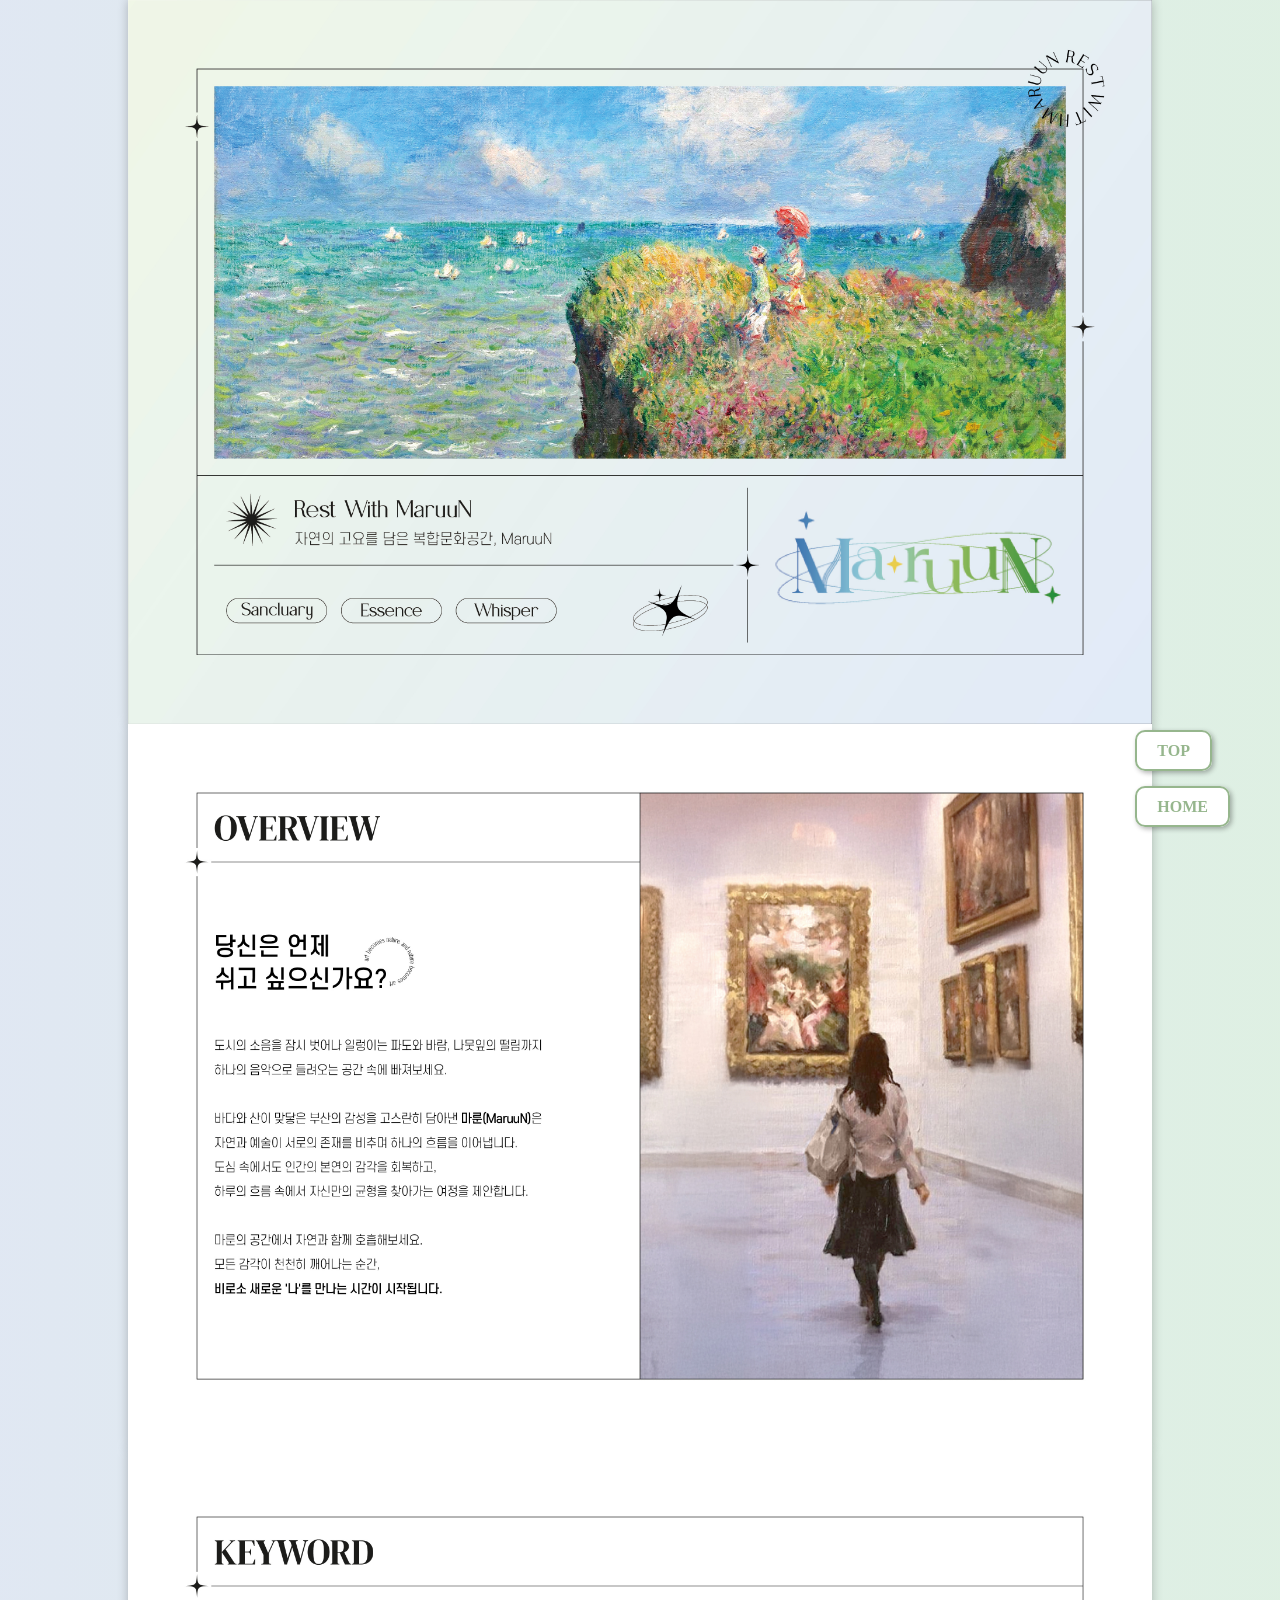
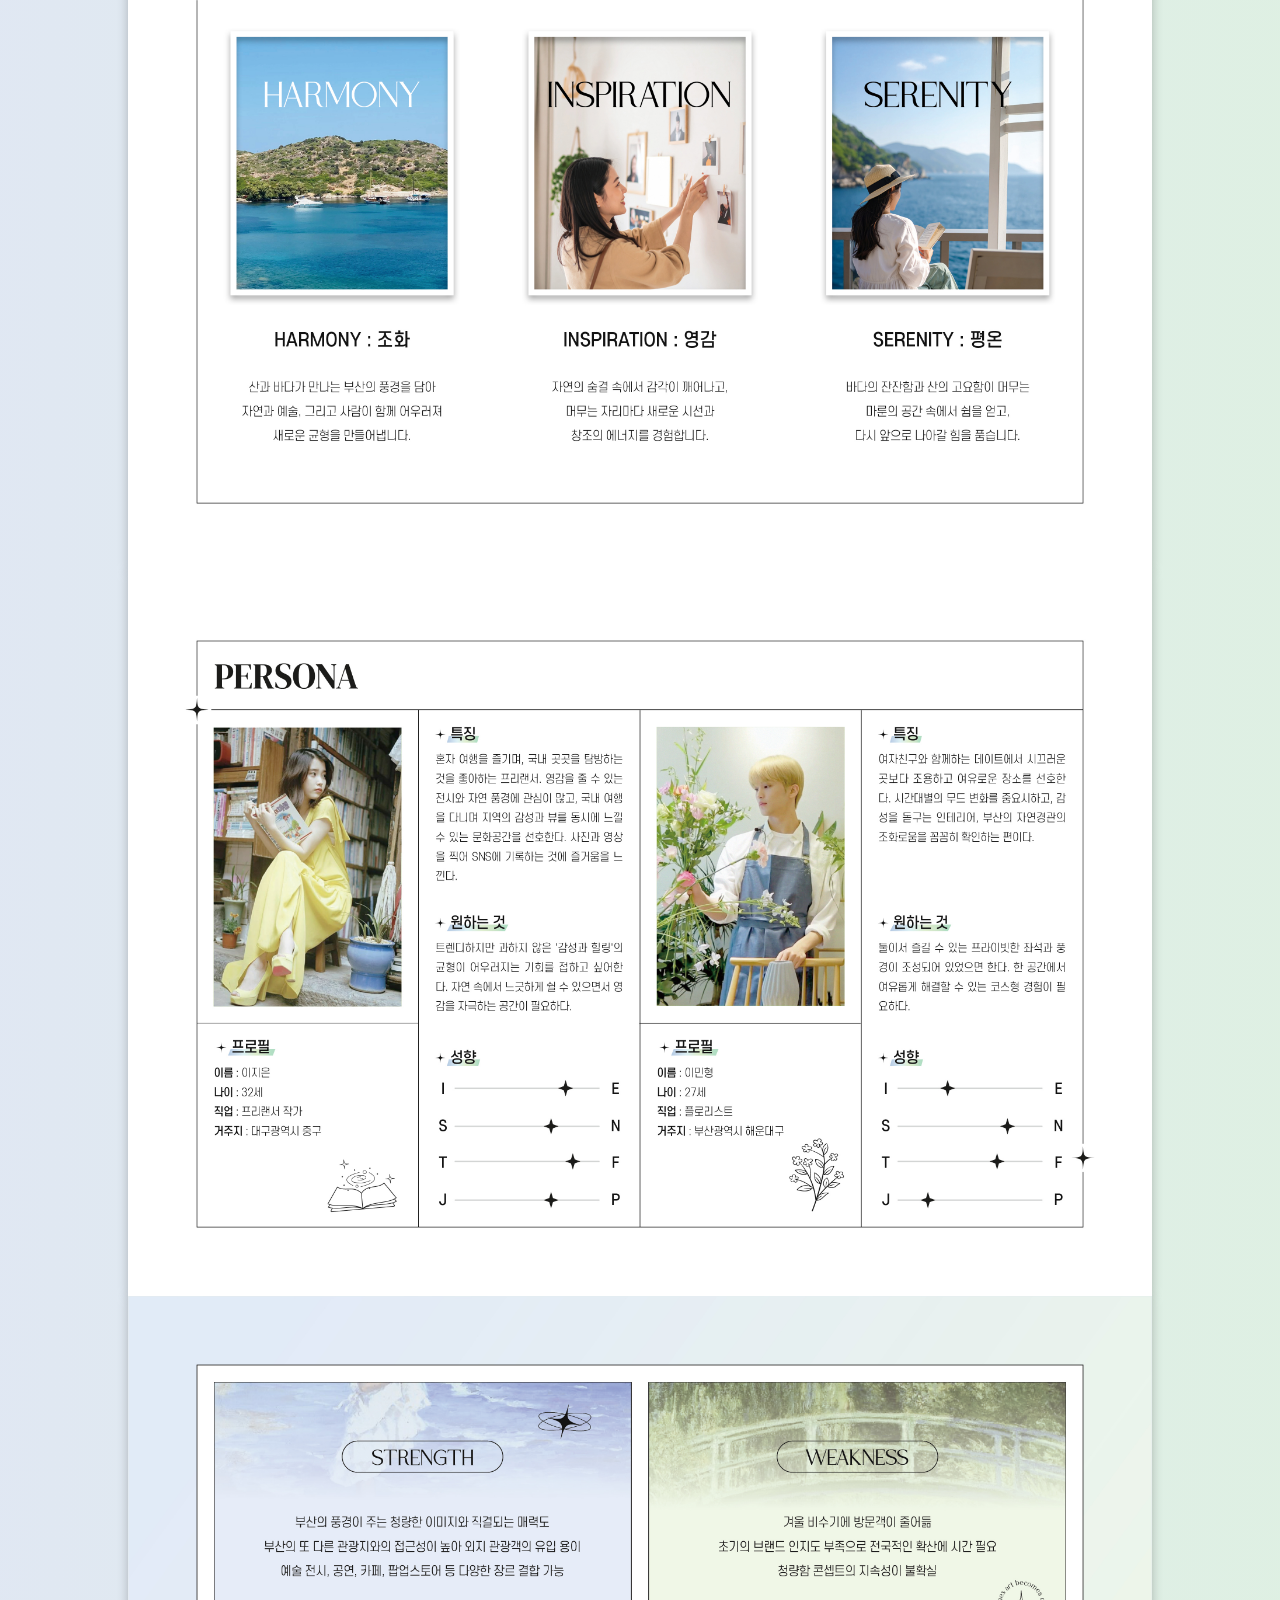
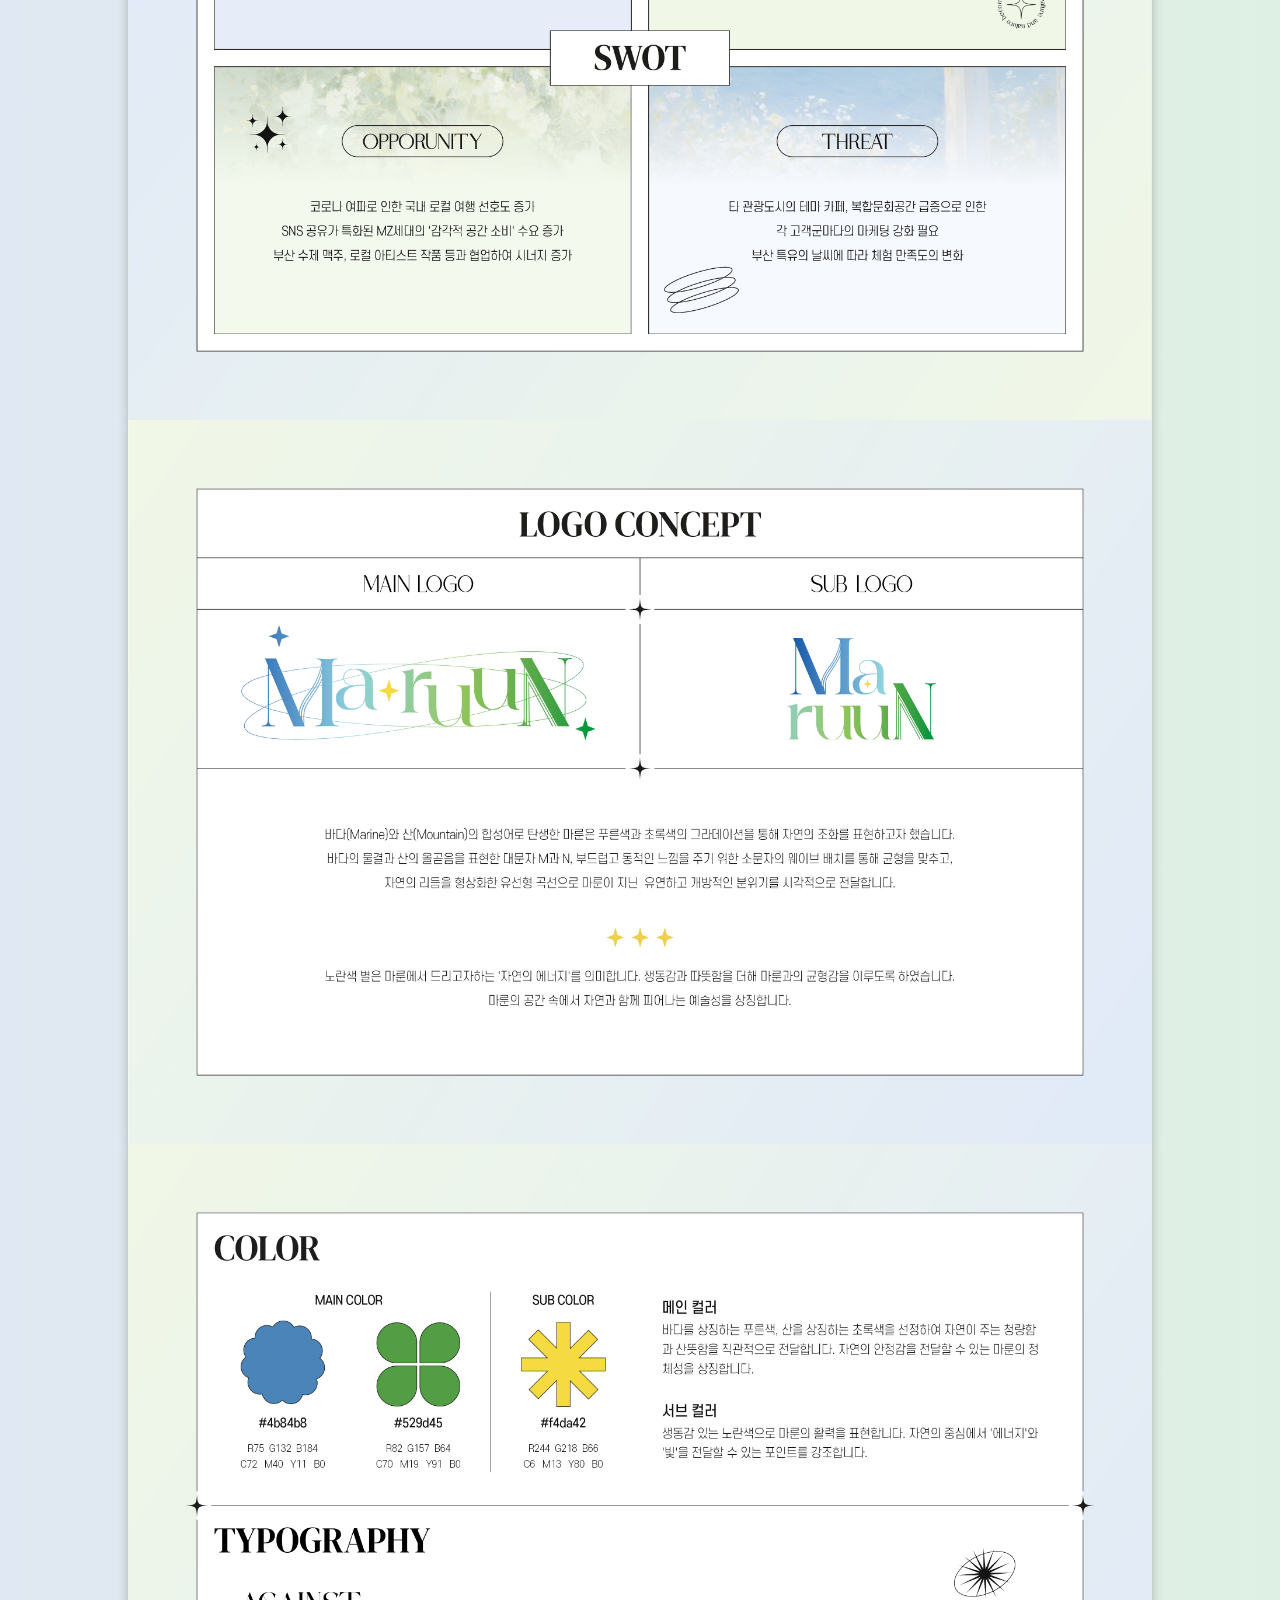
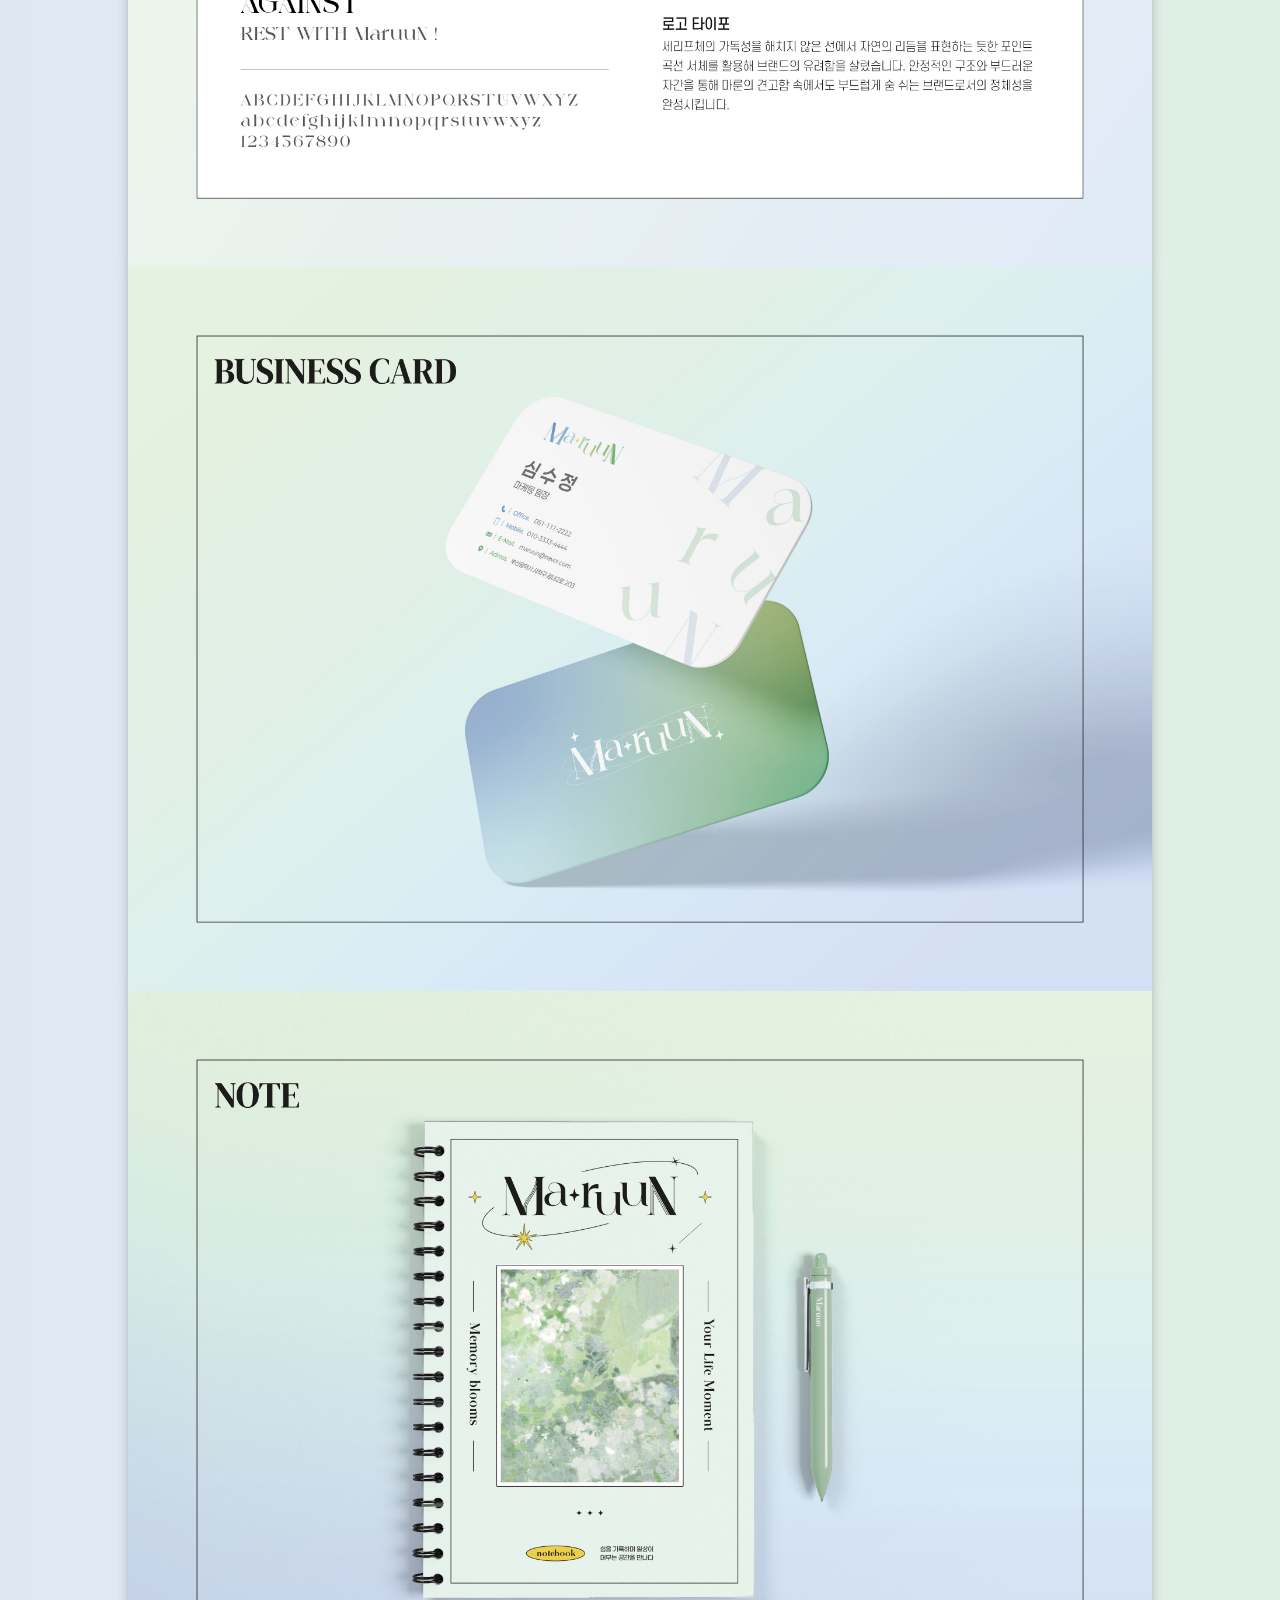
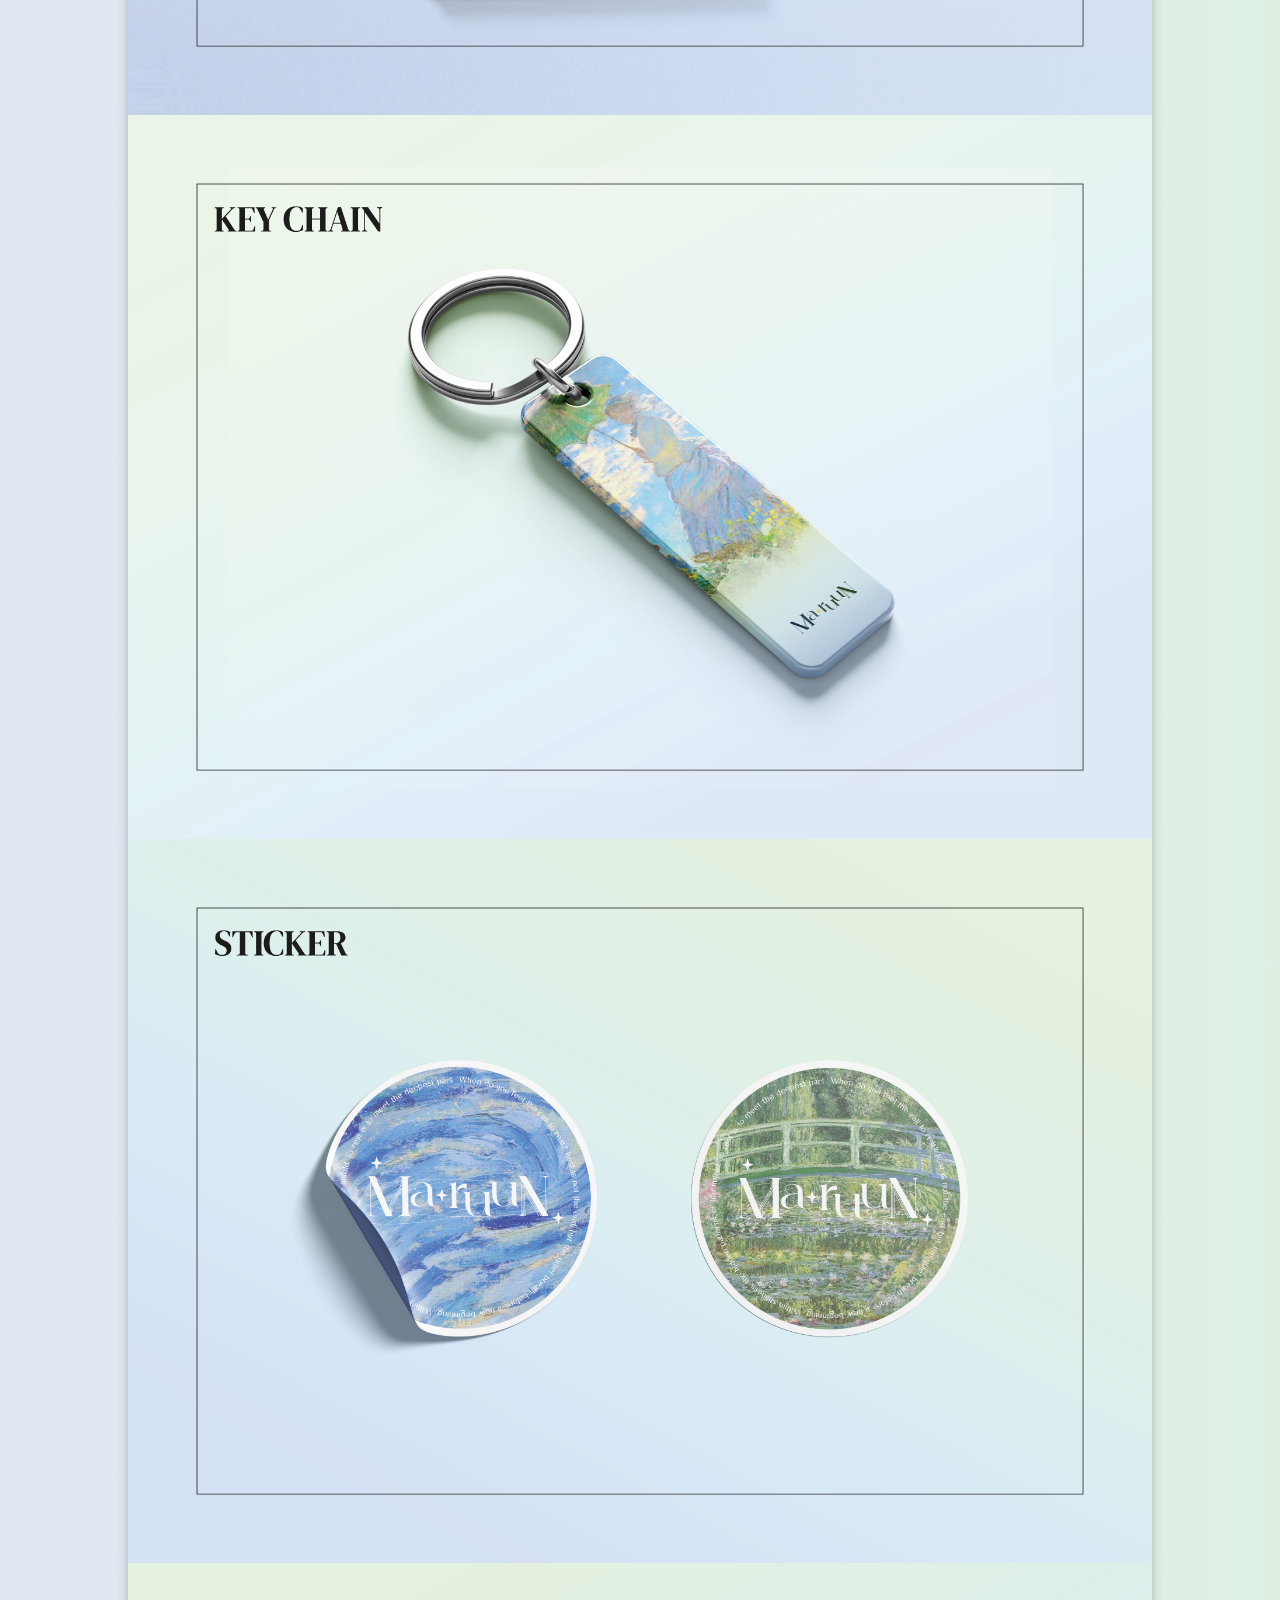
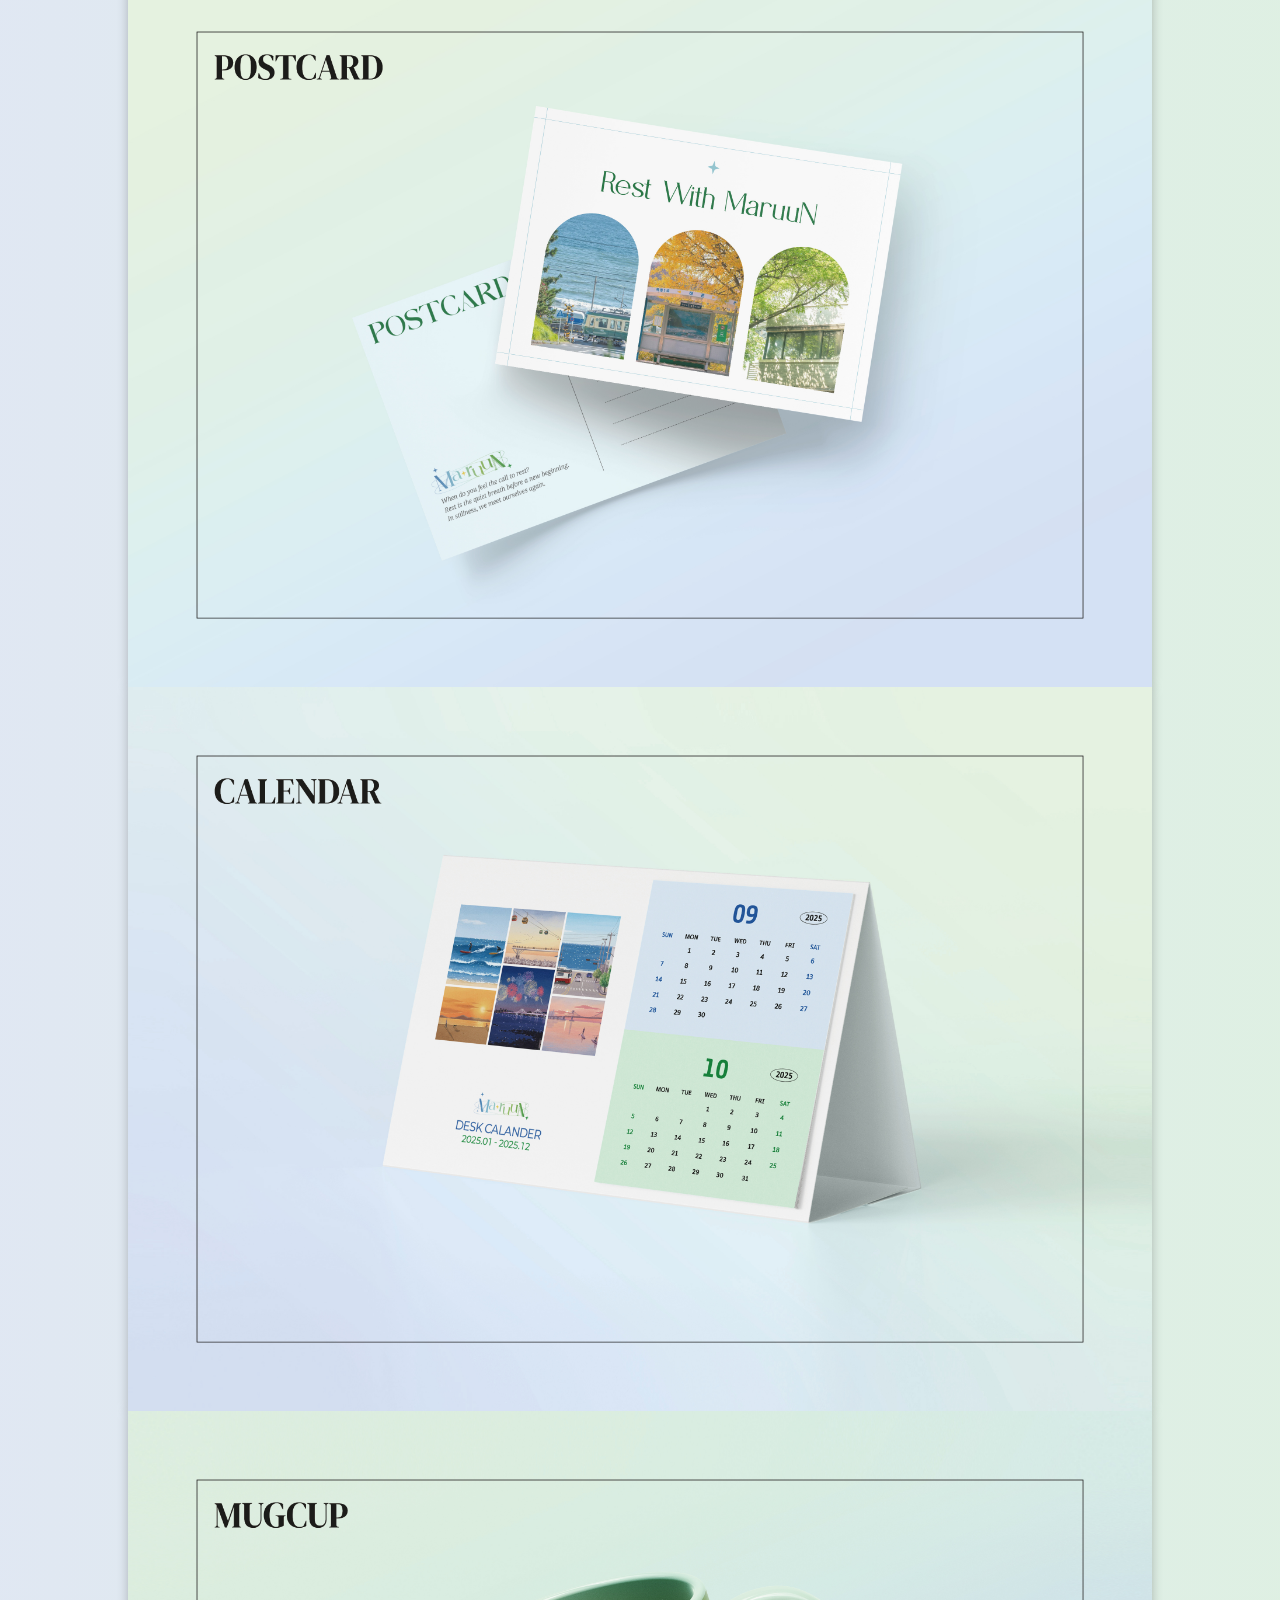
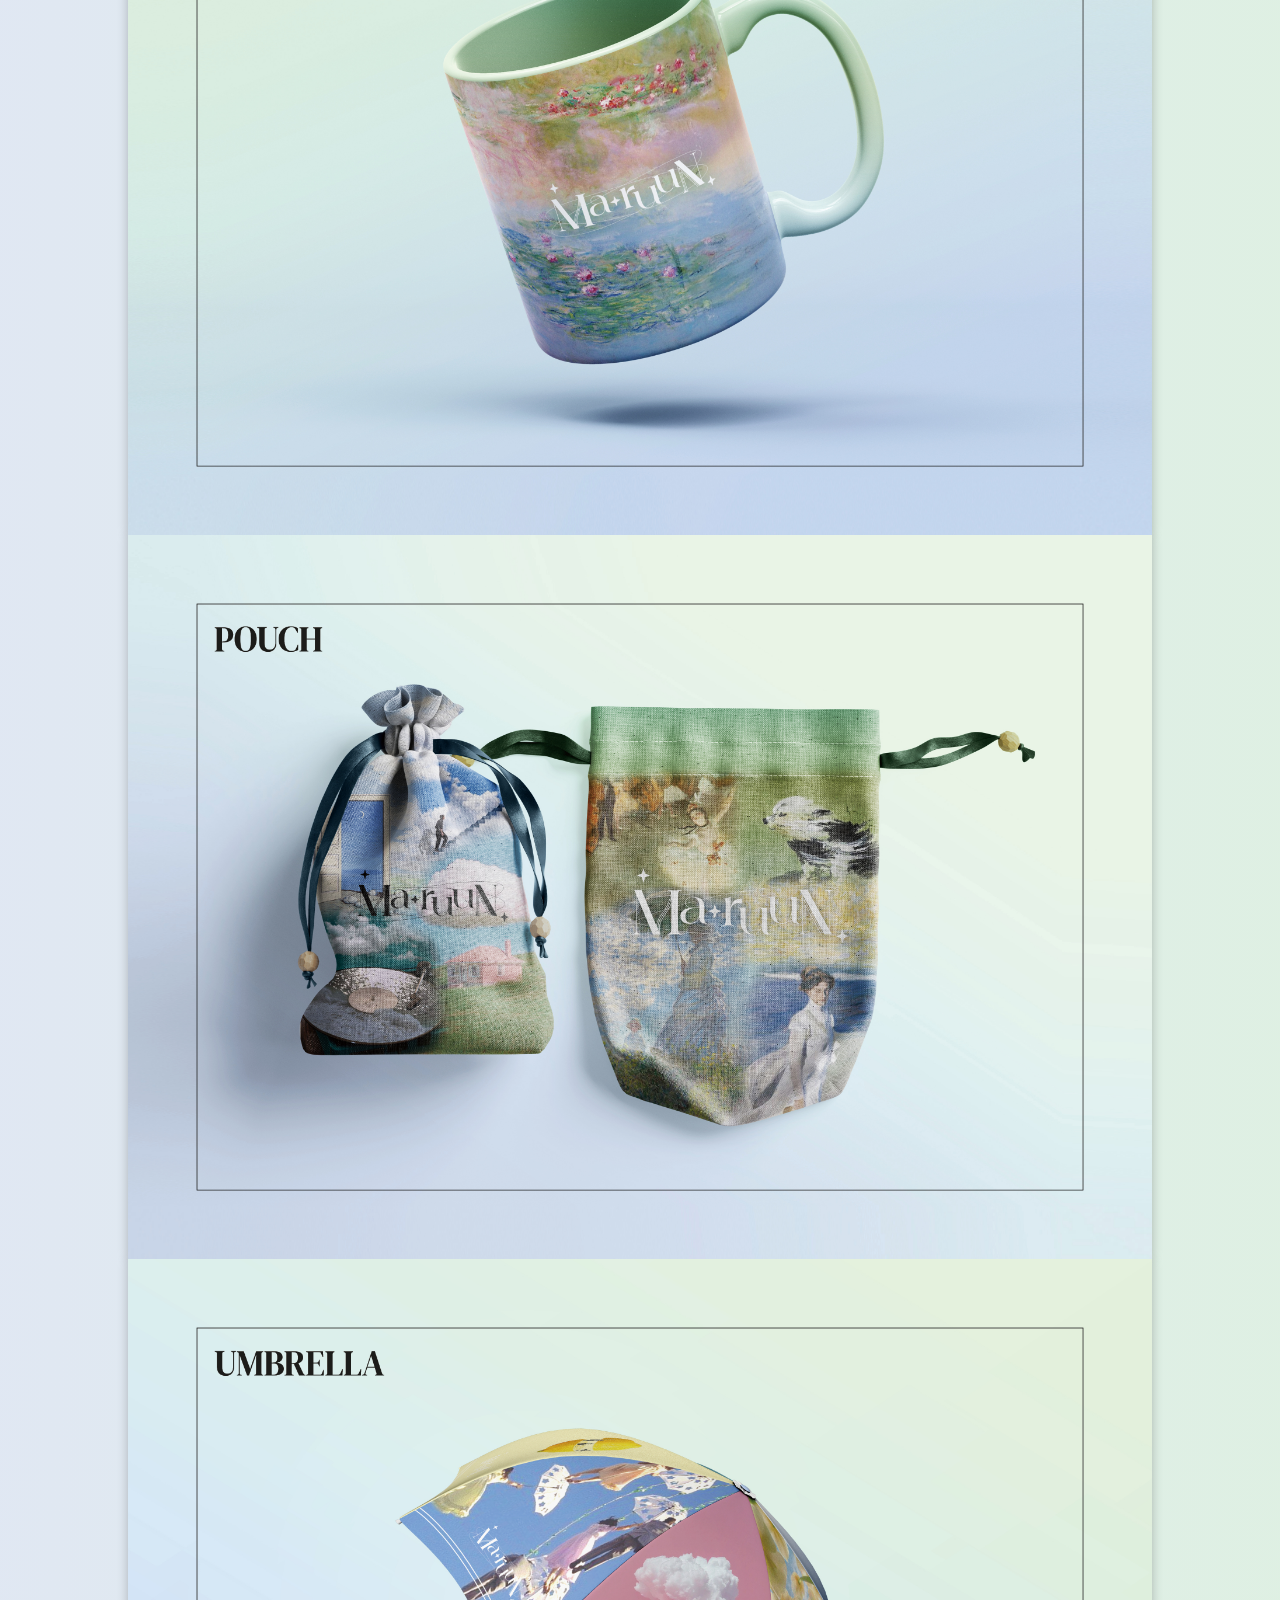
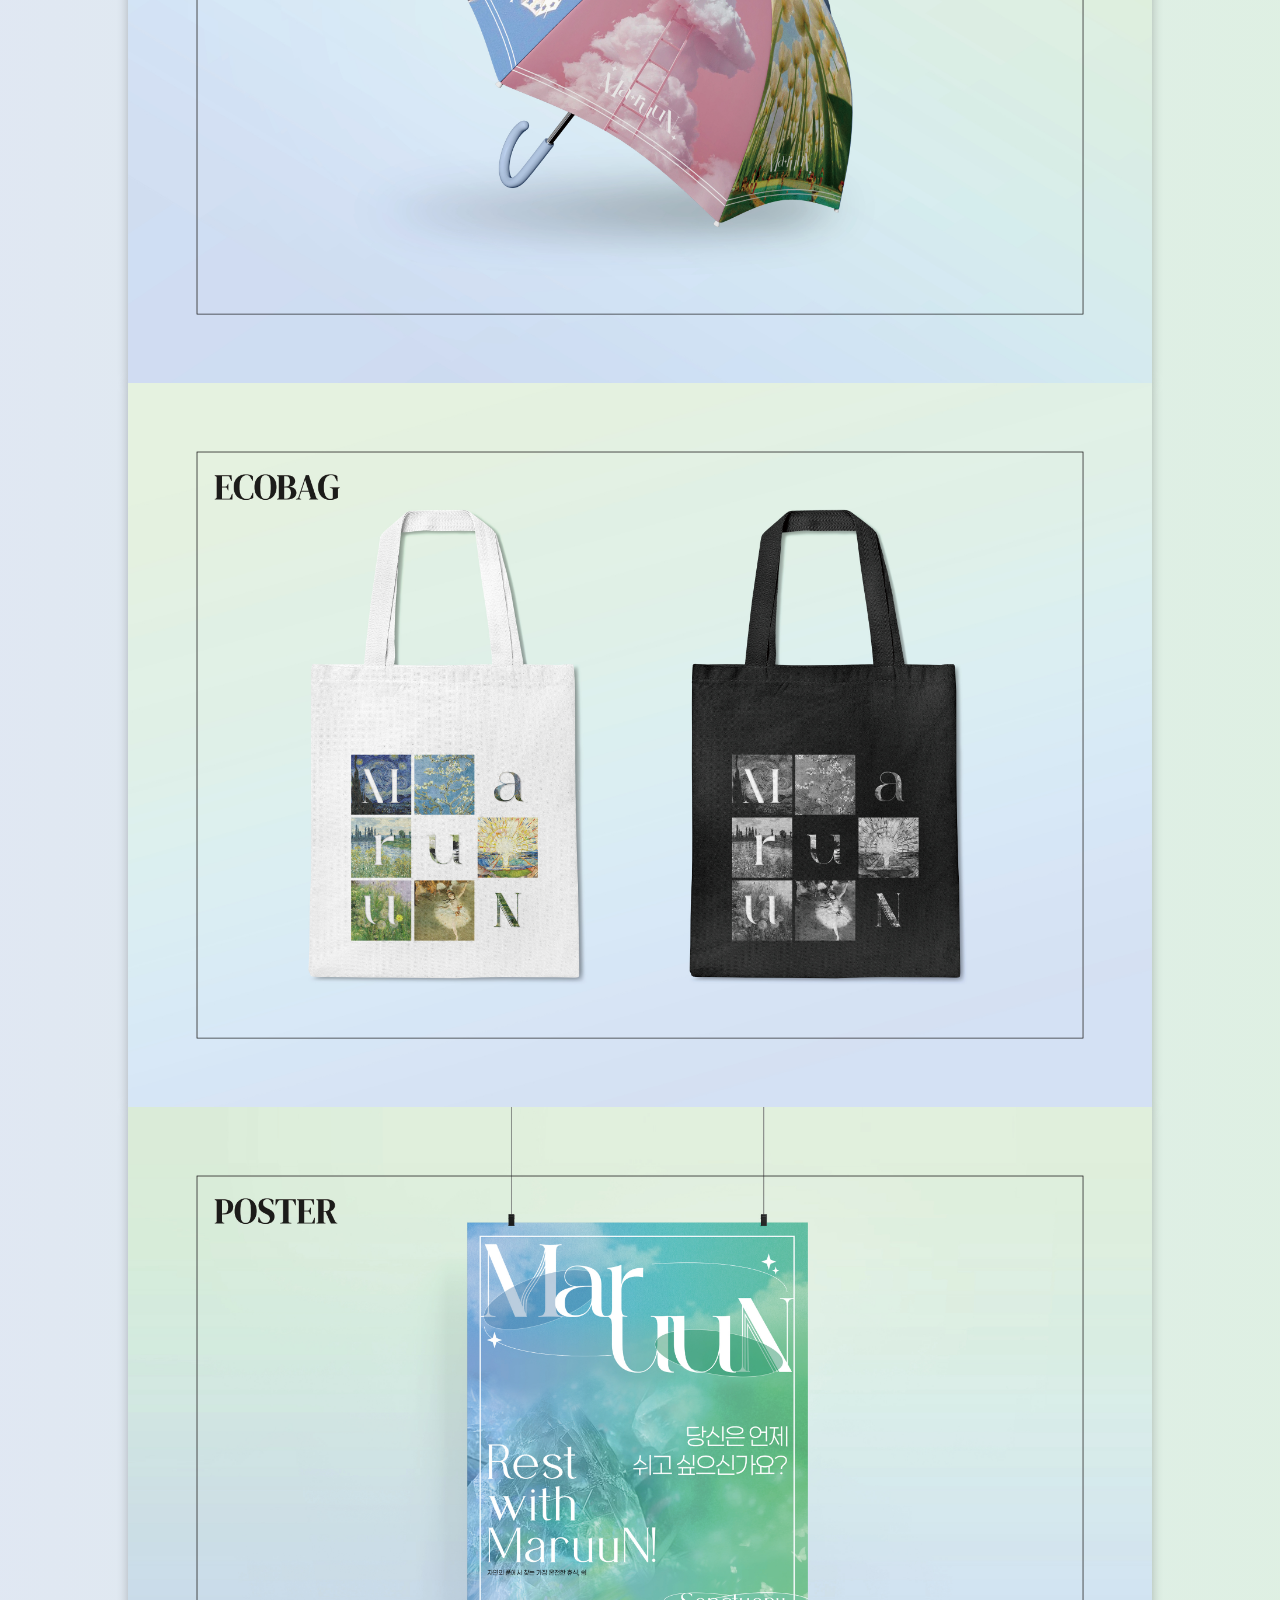
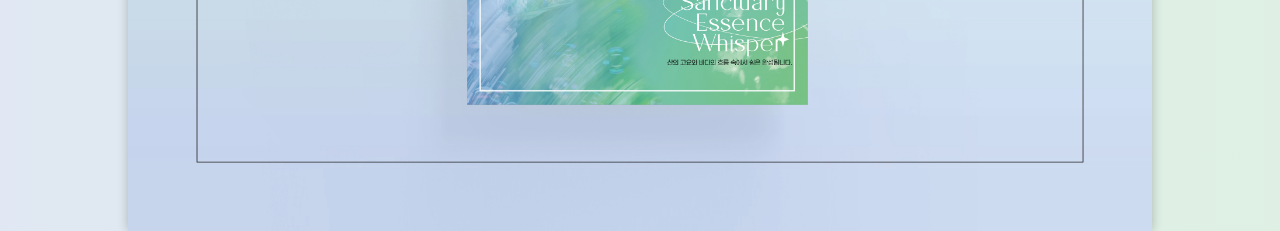
<file: guide/bibx.html>
<!DOCTYPE html>
<html lang="ko">
<head>
    <meta charset="UTF-8">
    <meta http-equiv="X-UA-Compatible" content="IE=edge">
    <meta name="viewport" content="width=device-width, initial-scale=1">
    <title>MaruuN BI / BX</title>
    <link href="https://webfontworld.github.io/pretendard/Pretendard.css" rel="stylesheet">
    <link rel="stylesheet" href="./guide.css">
    <link rel="icon" type="image/png" sizes="32x32" href="./guide_img/fabicon.png">

</head>
<body>
    <div class="brand1">
        <!-- bi 이미지 넣기(너비 1320px) -->
        <img src="./guide_img/BIBX.jpg" alt="main">
        <img src="./guide_img/BIBX2.jpg" alt="overview">
        <img src="./guide_img/BIBX3.jpg" alt="keyword">
        <img src="./guide_img/BIBX4.jpg" alt="persona">
        <img src="./guide_img/BIBX5.jpg" alt="swot">
        <img src="./guide_img/BIBX6.jpg" alt="logo">
        <img src="./guide_img/BIBX7.jpg" alt="colortypo">
        <img src="./guide_img/BIBX8.jpg" alt="mu1">
        <img src="./guide_img/BIBX9.jpg" alt="mu2">
        <img src="./guide_img/BIBX10.jpg" alt="mu3">
        <img src="./guide_img/BIBX11.jpg" alt="mu4">
        <img src="./guide_img/BIBX12.jpg" alt="mu5">
        <img src="./guide_img/BIBX13.jpg" alt="mu6">
        <img src="./guide_img/BIBX14.jpg" alt="mu7">
        <img src="./guide_img/BIBX15.jpg" alt="mu8">
        <img src="./guide_img/BIBX16.jpg" alt="mu9">
        <img src="./guide_img/BIBX17.jpg" alt="mu10">
        <img src="./guide_img/BIBX18.jpg" alt="mu11">

        <!-- 버튼 -->
         <ul class="btn">
        <li><a href="./web.html" class="button">TOP</a></li>
        <li><a href="../index.html#branding" class="button">HOME</a></li>
        </ul>
    </div>
</body>
</html>
</file>
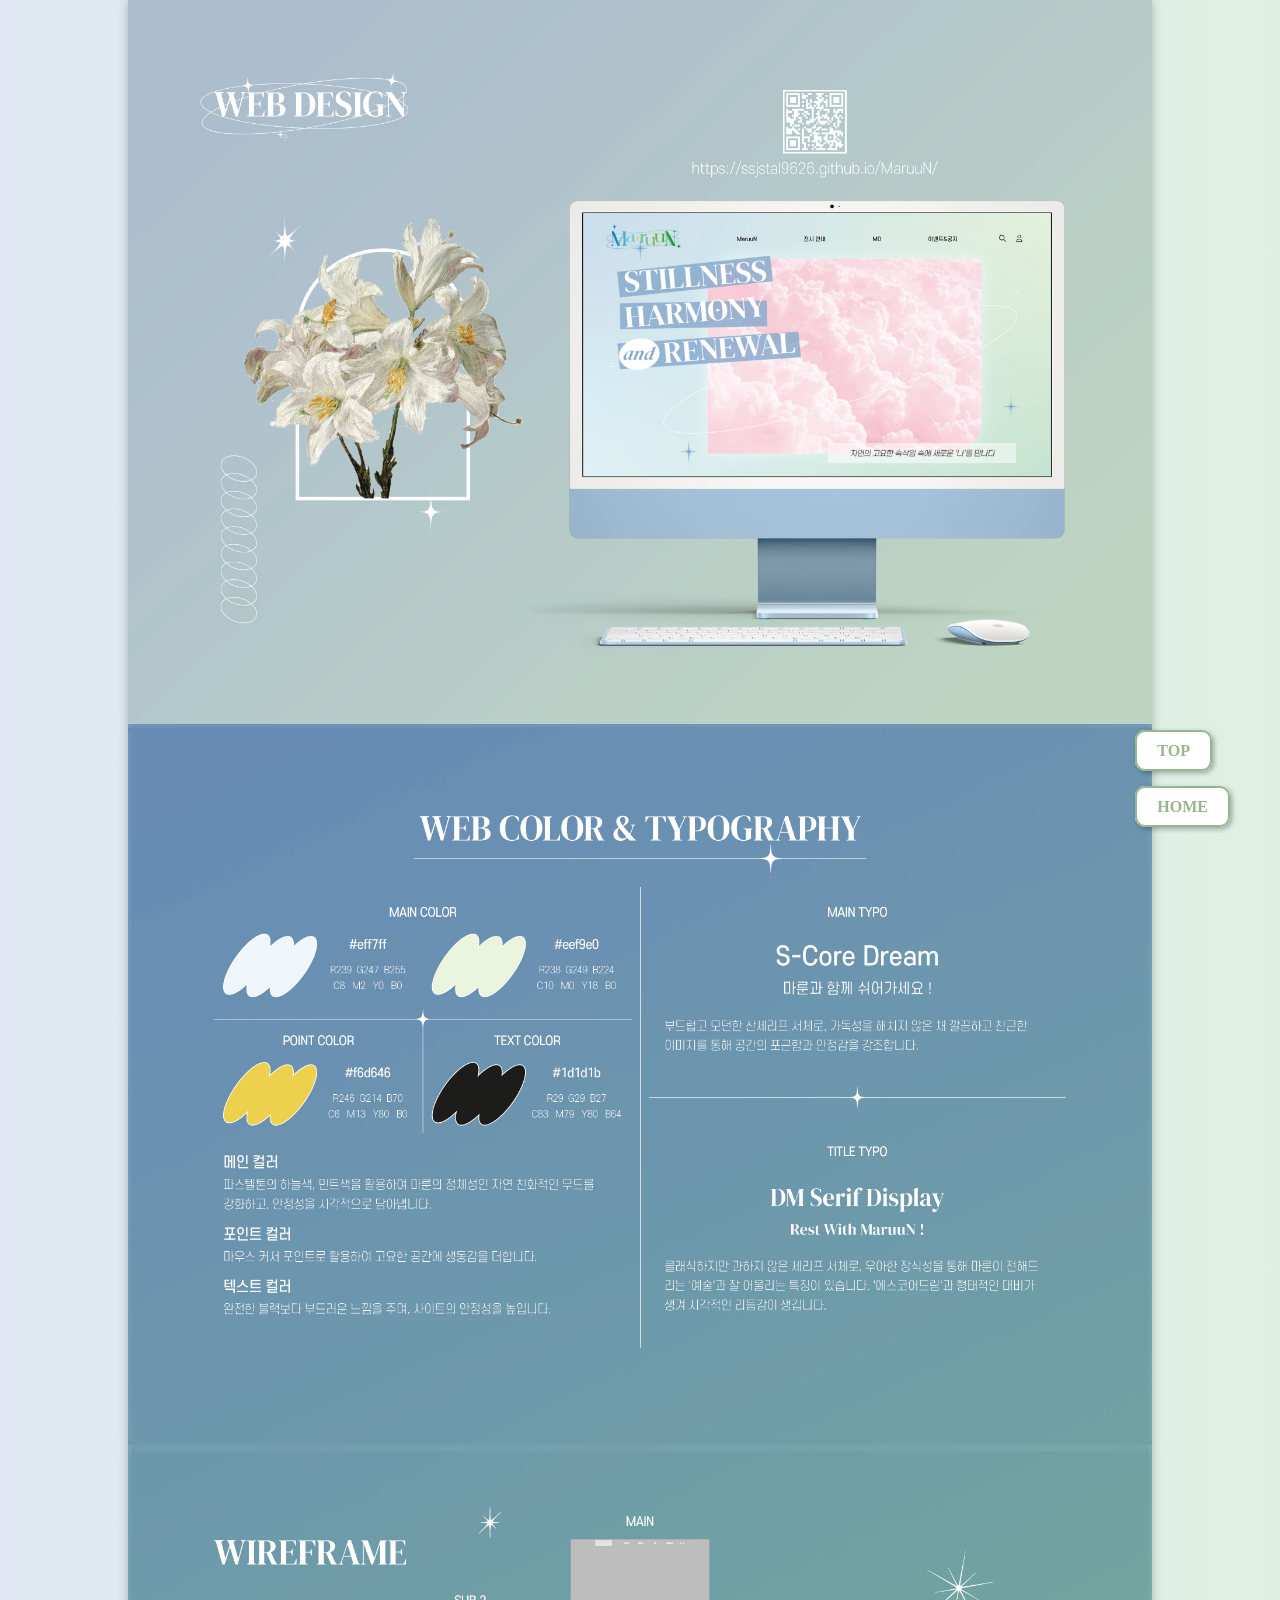
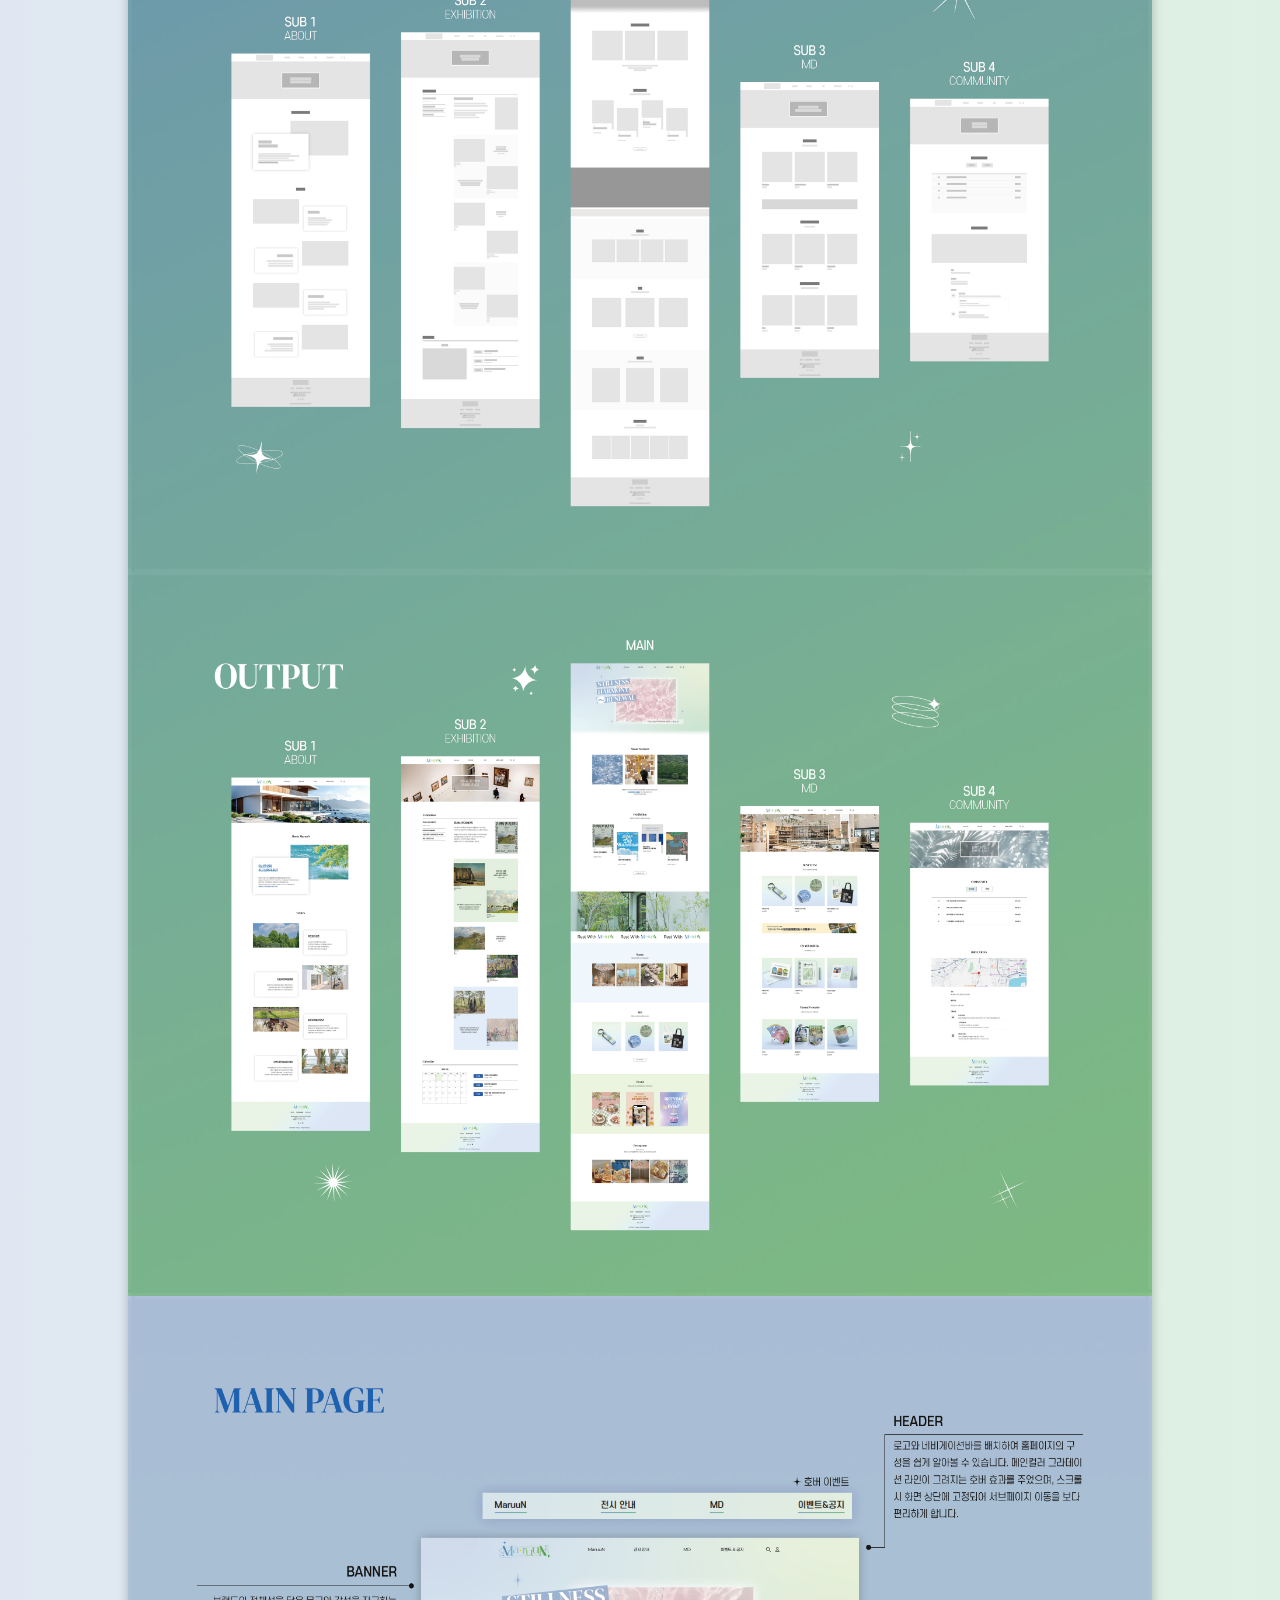
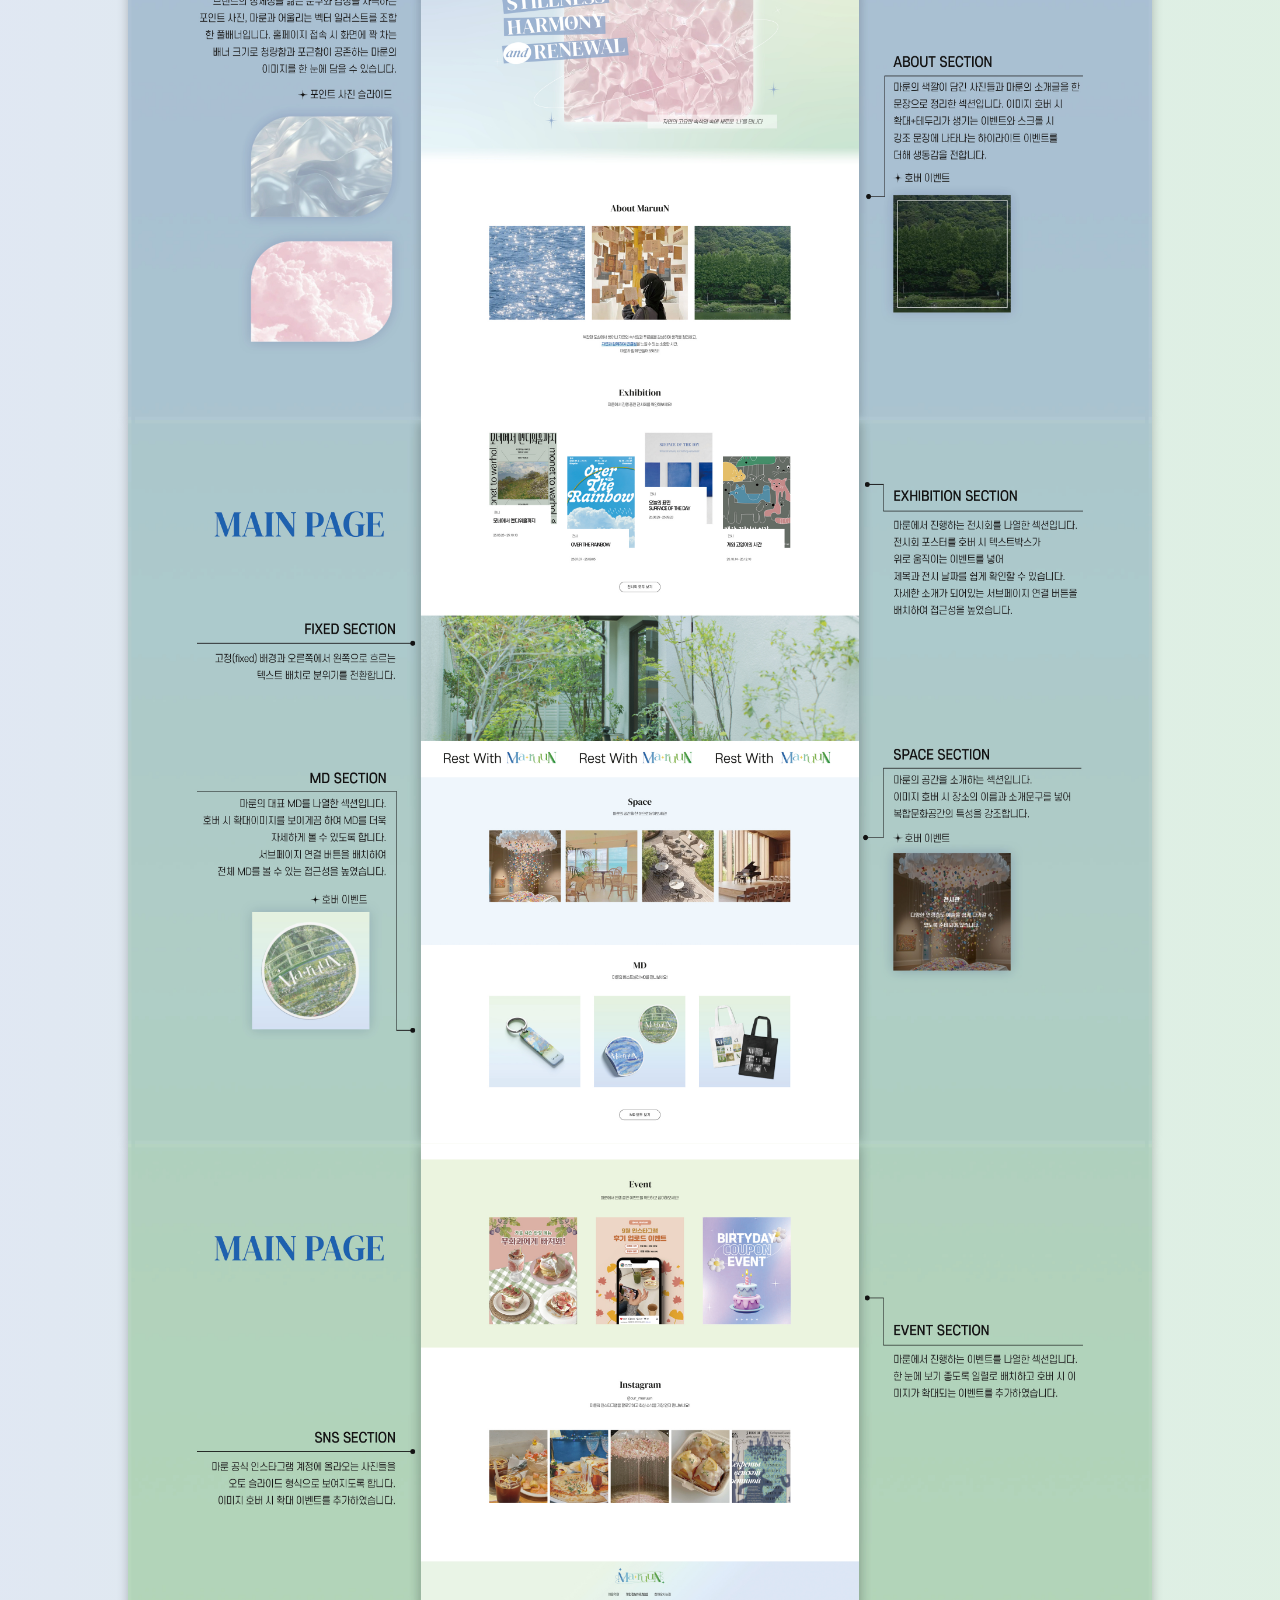
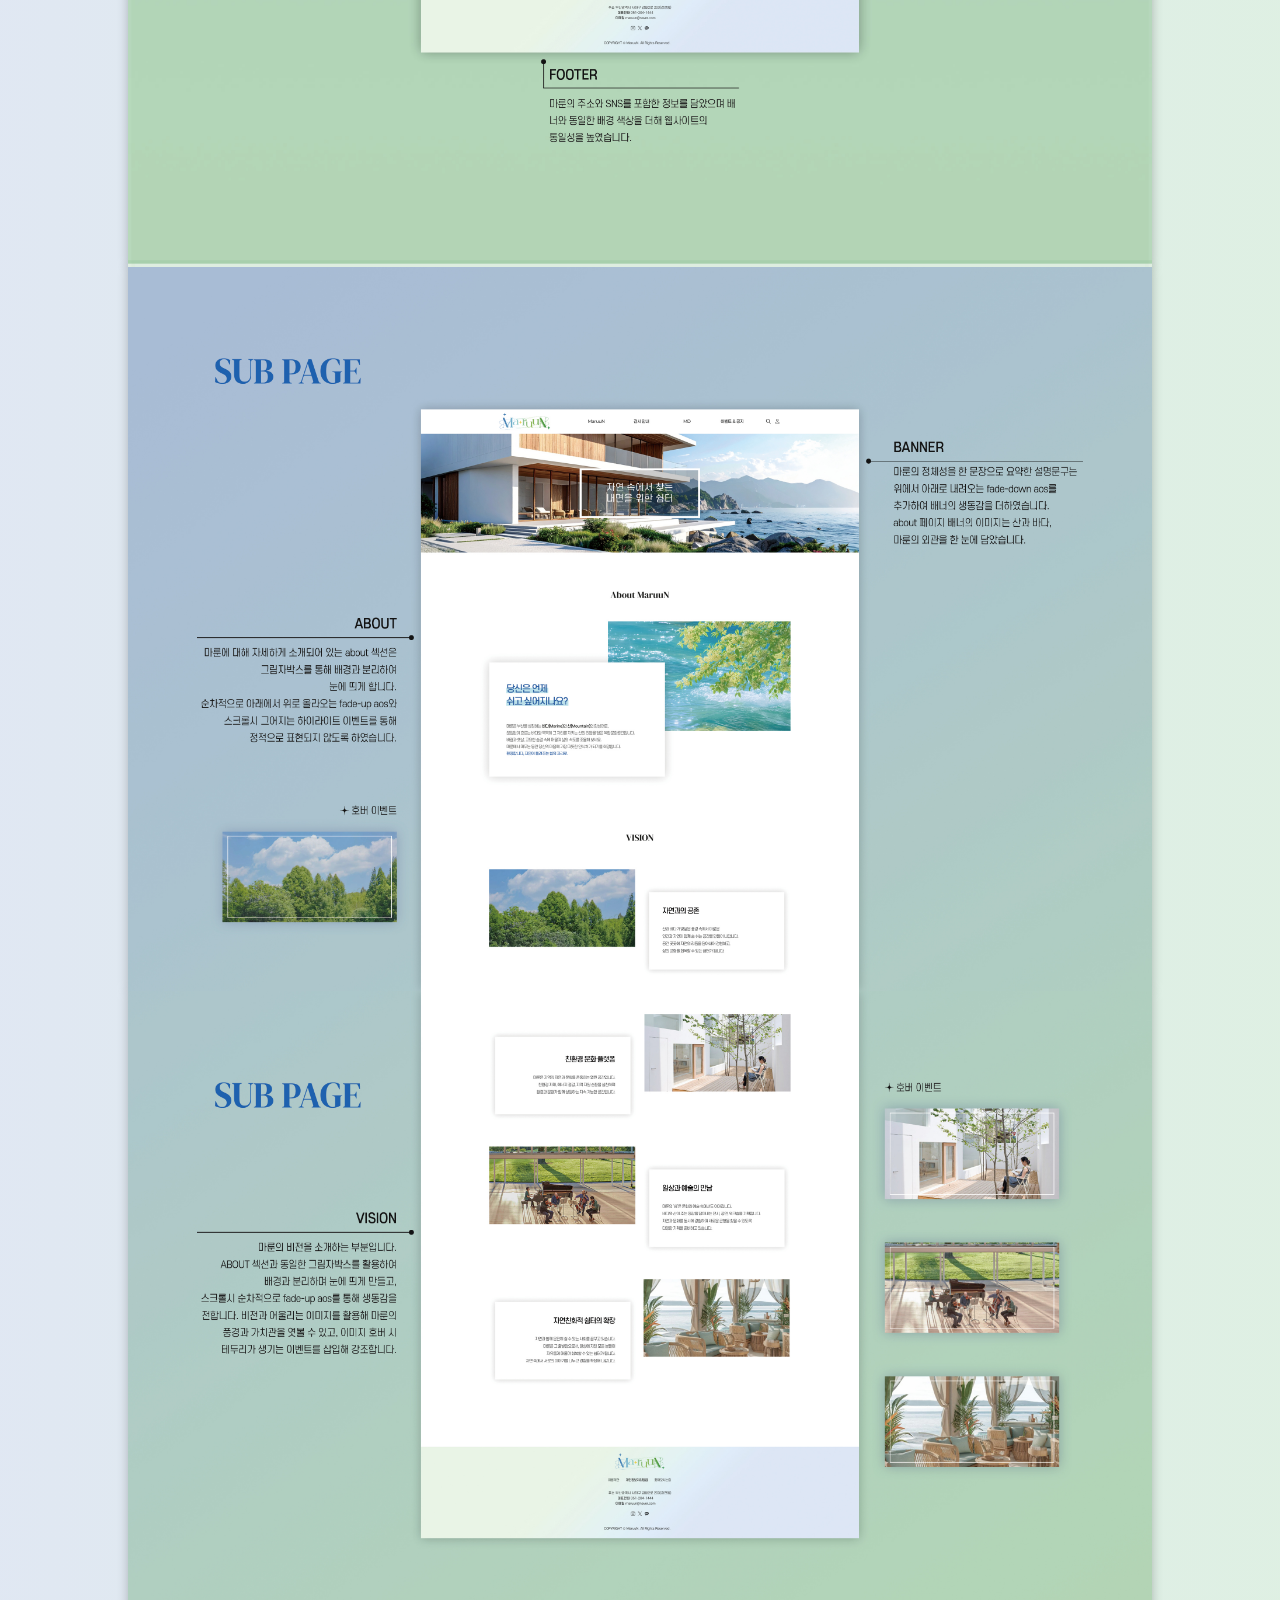
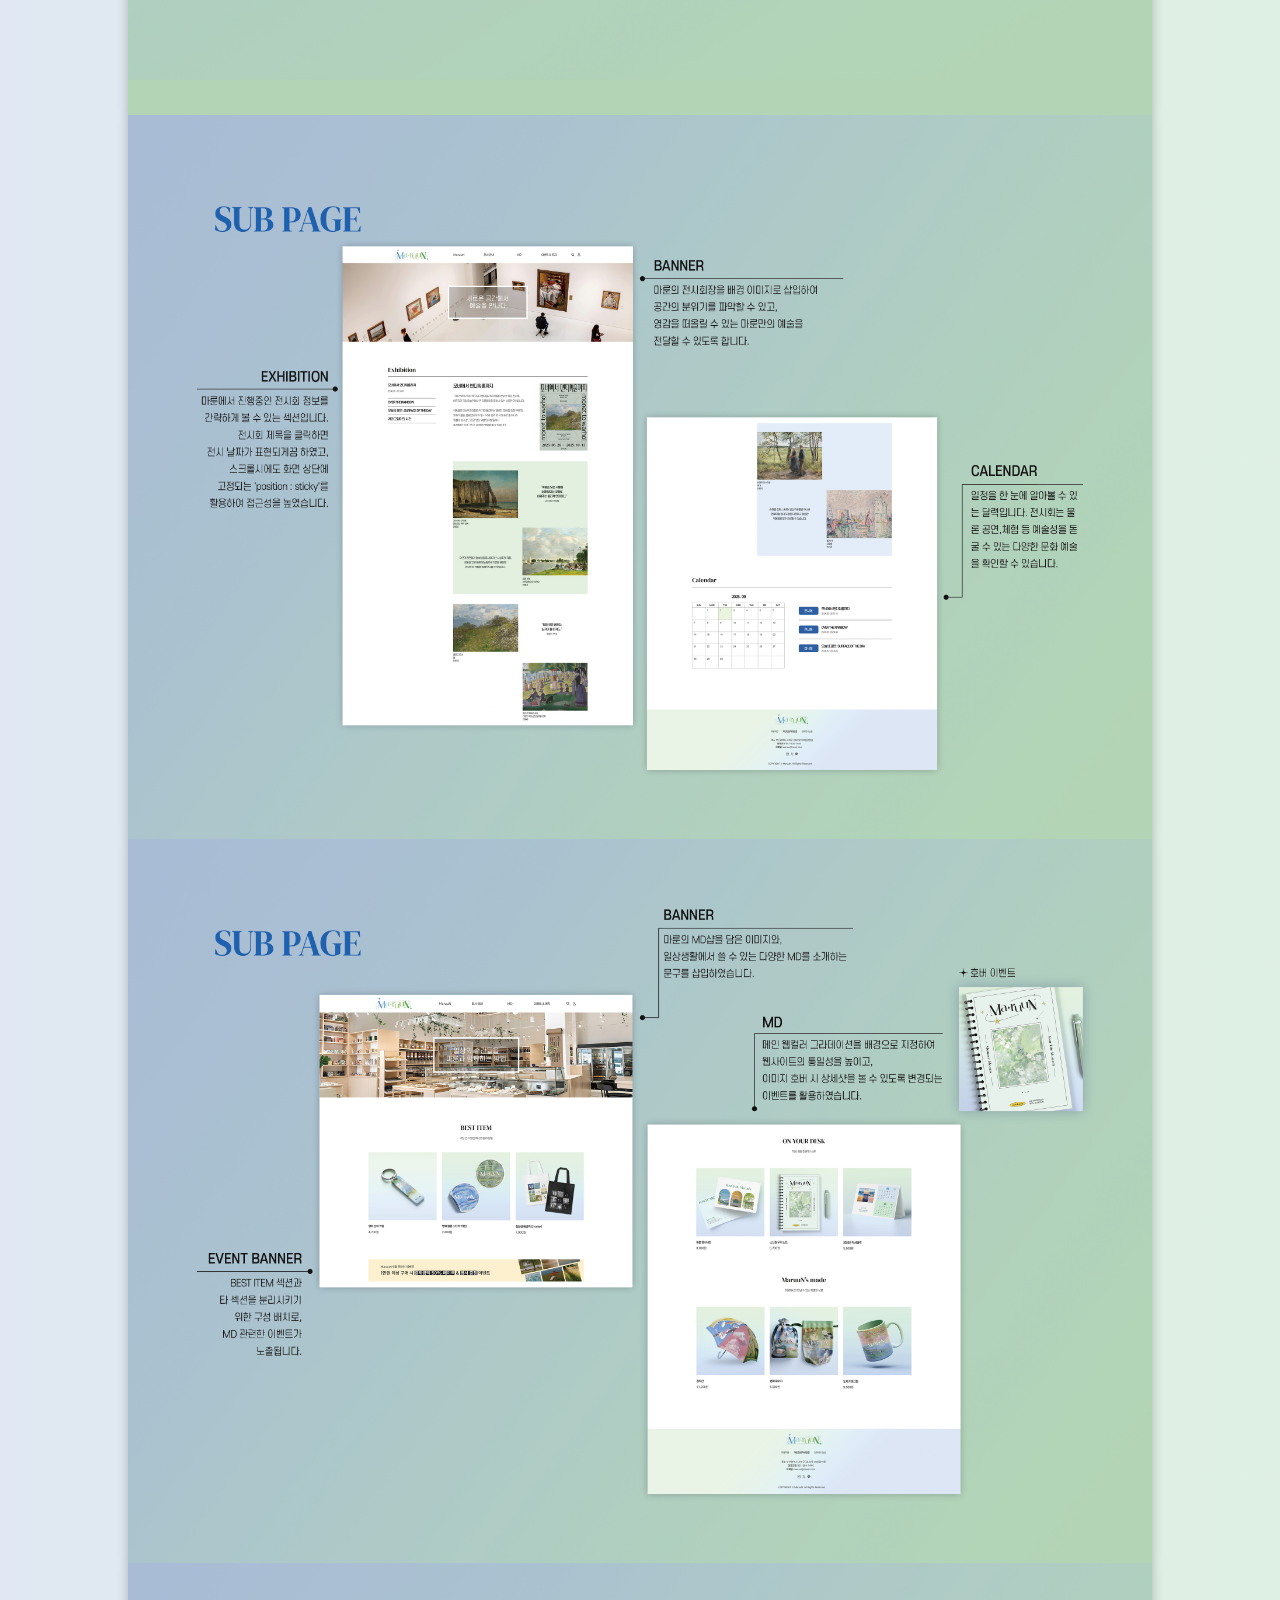
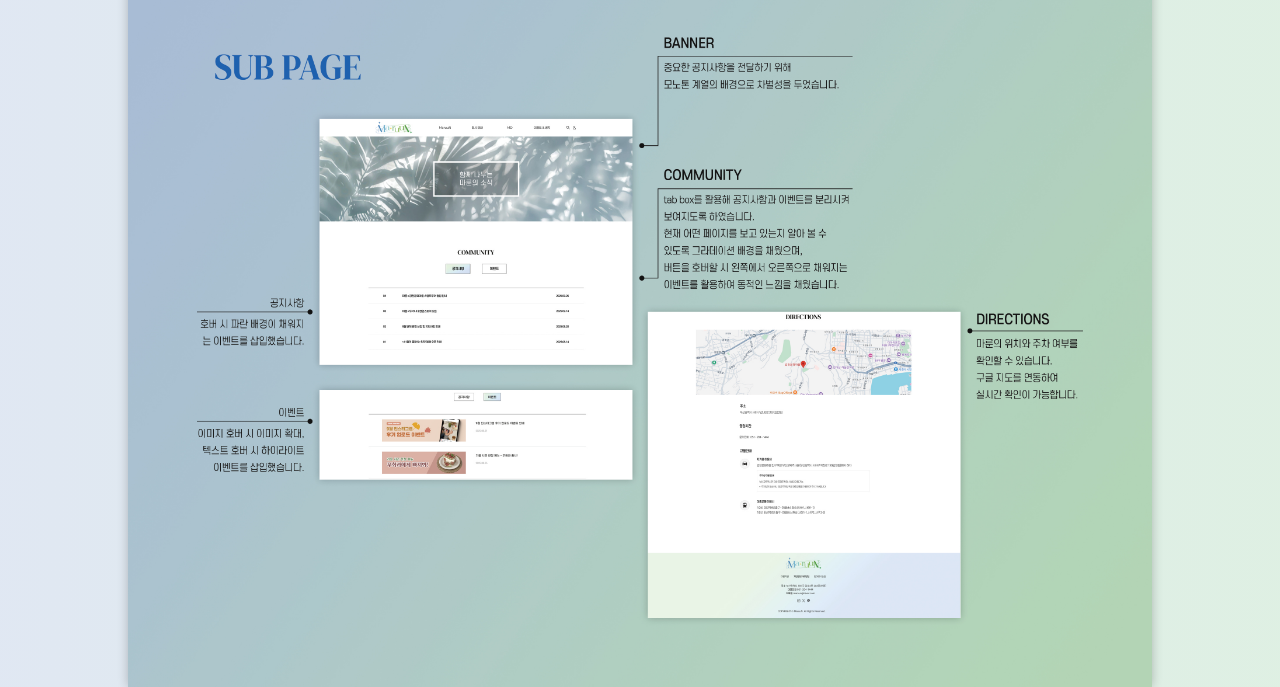
<file: guide/web.html>
<!DOCTYPE html>
<html lang="ko">

<head>
    <meta charset="UTF-8">
    <meta http-equiv="X-UA-Compatible" content="IE=edge">
    <meta name="viewport" content="width=device-width, initial-scale=1">
    <title>MaruuN Web</title>
    <link href="https://webfontworld.github.io/pretendard/Pretendard.css" rel="stylesheet">
    <link rel="stylesheet" href="./guide.css">
    <link rel="icon" type="image/png" sizes="32x32" href="./guide_img/fabicon.png">
</head>

<body>
    <div class="brand1">
        <img src="./guide_img/WEB.jpg" alt="main">
        <img src="./guide_img/WEB2.jpg" alt="colortypo">
        <img src="./guide_img/WEB3.jpg" alt="wireframe">
        <img src="./guide_img/WEB4.jpg" alt="output">
        <img src="./guide_img/WEB5.jpg" alt="main1">
        <img src="./guide_img/WEB6.jpg" alt="main2">
        <img src="./guide_img/WEB7.jpg" alt="main3">
        <img src="./guide_img/WEB8.jpg" alt="sub1">
        <img src="./guide_img/WEB9.jpg" alt="sub11">
        <img src="./guide_img/WEB10.jpg" alt="sub2">
        <img src="./guide_img/WEB11.jpg" alt="sub3">
        <img src="./guide_img/WEB12.jpg" alt="sub4">

        <!-- 버튼 -->
         <ul class="btn">
        <li><a href="./web.html" class="button">TOP</a></li>
        <li><a href="../index.html#branding" class="button">HOME</a></li>
        </ul>
    </div>
</body>

</html>
</file>
<file: guide/guide.css>
* {
	margin: 0;
	padding: 0;
}

a {
	text-decoration: none;
}

body {
	font-family: 'Pretendard';
	font-size: 16px;
	line-height: 26px;
}

/* 배경색상 */
.brand1 {
	background: linear-gradient(to right, #d2ddedaf, #cee8d5a9);
}

/* 이미지 크기 */
img {
	width: 80%;
	max-width: 1320px;
	display: block;
	margin: auto;
	box-shadow: 0 0 10px #0000003d;
}

/* 버튼 */
.btn {
		position: fixed;
	bottom: 50px;
	right: 50px;
	display: inline-block;
	list-style: none;
}

.btn li {margin: 30px 0;}

.button {
	padding: 10px 20px;
	border-radius: 10px;
	box-shadow: 2px 2px 5px rgba(0, 0, 0, 0.3);
	background: #fff;
	color: #96b68d;
	border: 2px solid #96b68d;
	font-weight: bold;
	transition: all 0.4s;
}

.button:hover {
	background: #96b68d;
	color: #fff;
	transition: all 0.4s;
}
</file>
